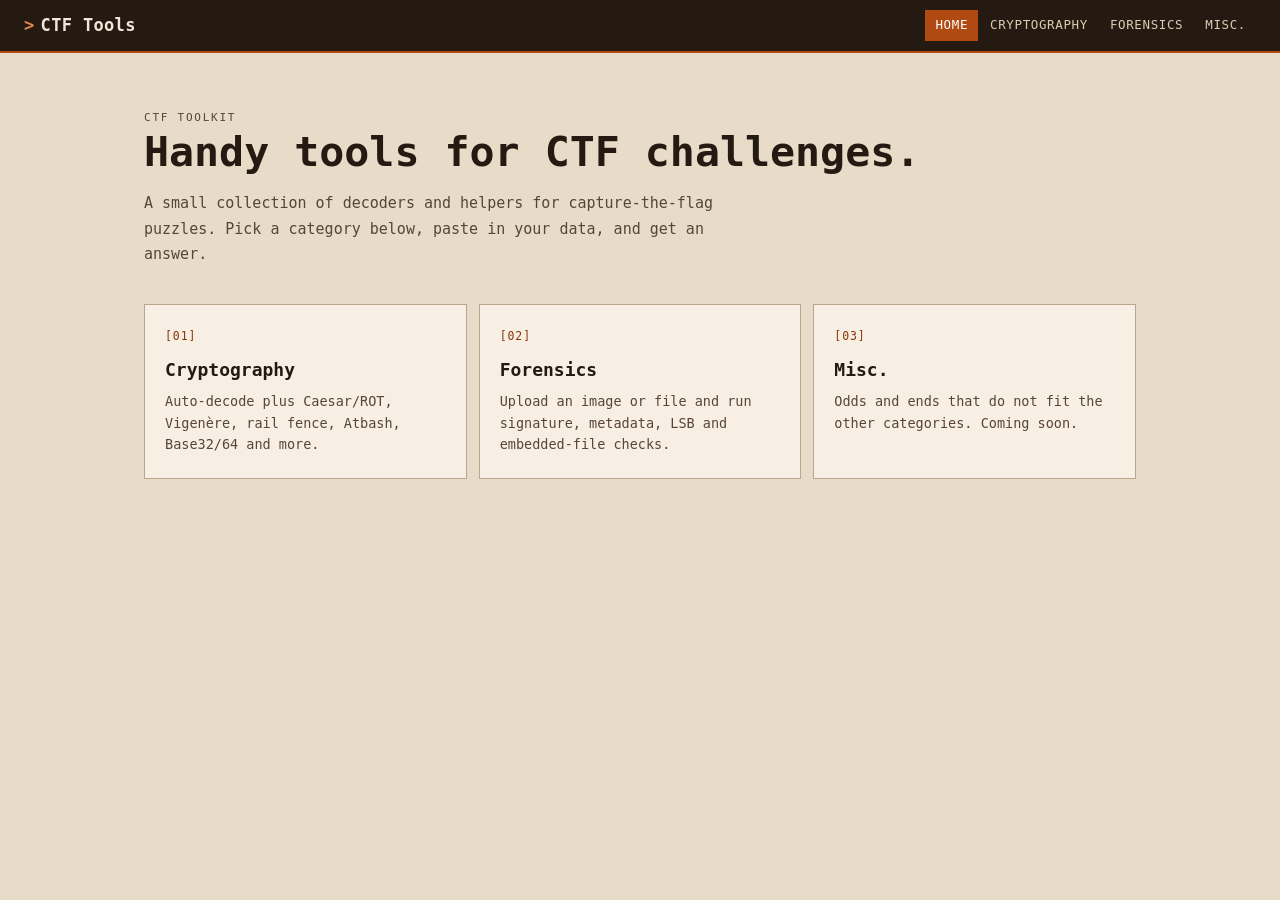
<file: index.html>
<!DOCTYPE html>
<html lang="en">
<head>
    <meta charset="UTF-8">
    <meta name="viewport" content="width=device-width, initial-scale=1.0">
    <meta name="theme-color" content="#2b1d14">
    <link rel="stylesheet" href="styles.css">
    <title>CTF Tools</title>
</head>
<body>
    <nav class="navbar">
        <a href="index.html" class="logo">CTF Tools</a>

        <div class="nav-links">
            <a href="index.html" aria-current="page">Home</a>
            <a href="cryptography.html">Cryptography</a>
            <a href="forensics.html">Forensics</a>
            <a href="misc.html">Misc.</a>
        </div>
    </nav>

    <header class="hero">
        <p class="eyebrow">CTF Toolkit</p>
        <h1>Handy tools for CTF challenges.</h1>
        <p>A small collection of decoders and helpers for capture-the-flag puzzles. Pick a category below, paste in your data, and get an answer.</p>
    </header>

    <main class="tool-grid">
        <a class="tool-card" href="cryptography.html">
            <span class="tool-index">01</span>
            <h2>Cryptography</h2>
            <p>Auto-decode plus Caesar/ROT, Vigenère, rail fence, Atbash, Base32/64 and more.</p>
        </a>
        <a class="tool-card" href="forensics.html">
            <span class="tool-index">02</span>
            <h2>Forensics</h2>
            <p>Upload an image or file and run signature, metadata, LSB and embedded-file checks.</p>
        </a>
        <a class="tool-card" href="misc.html">
            <span class="tool-index">03</span>
            <h2>Misc.</h2>
            <p>Odds and ends that do not fit the other categories. Coming soon.</p>
        </a>
    </main>
</body>
</html>
</file>
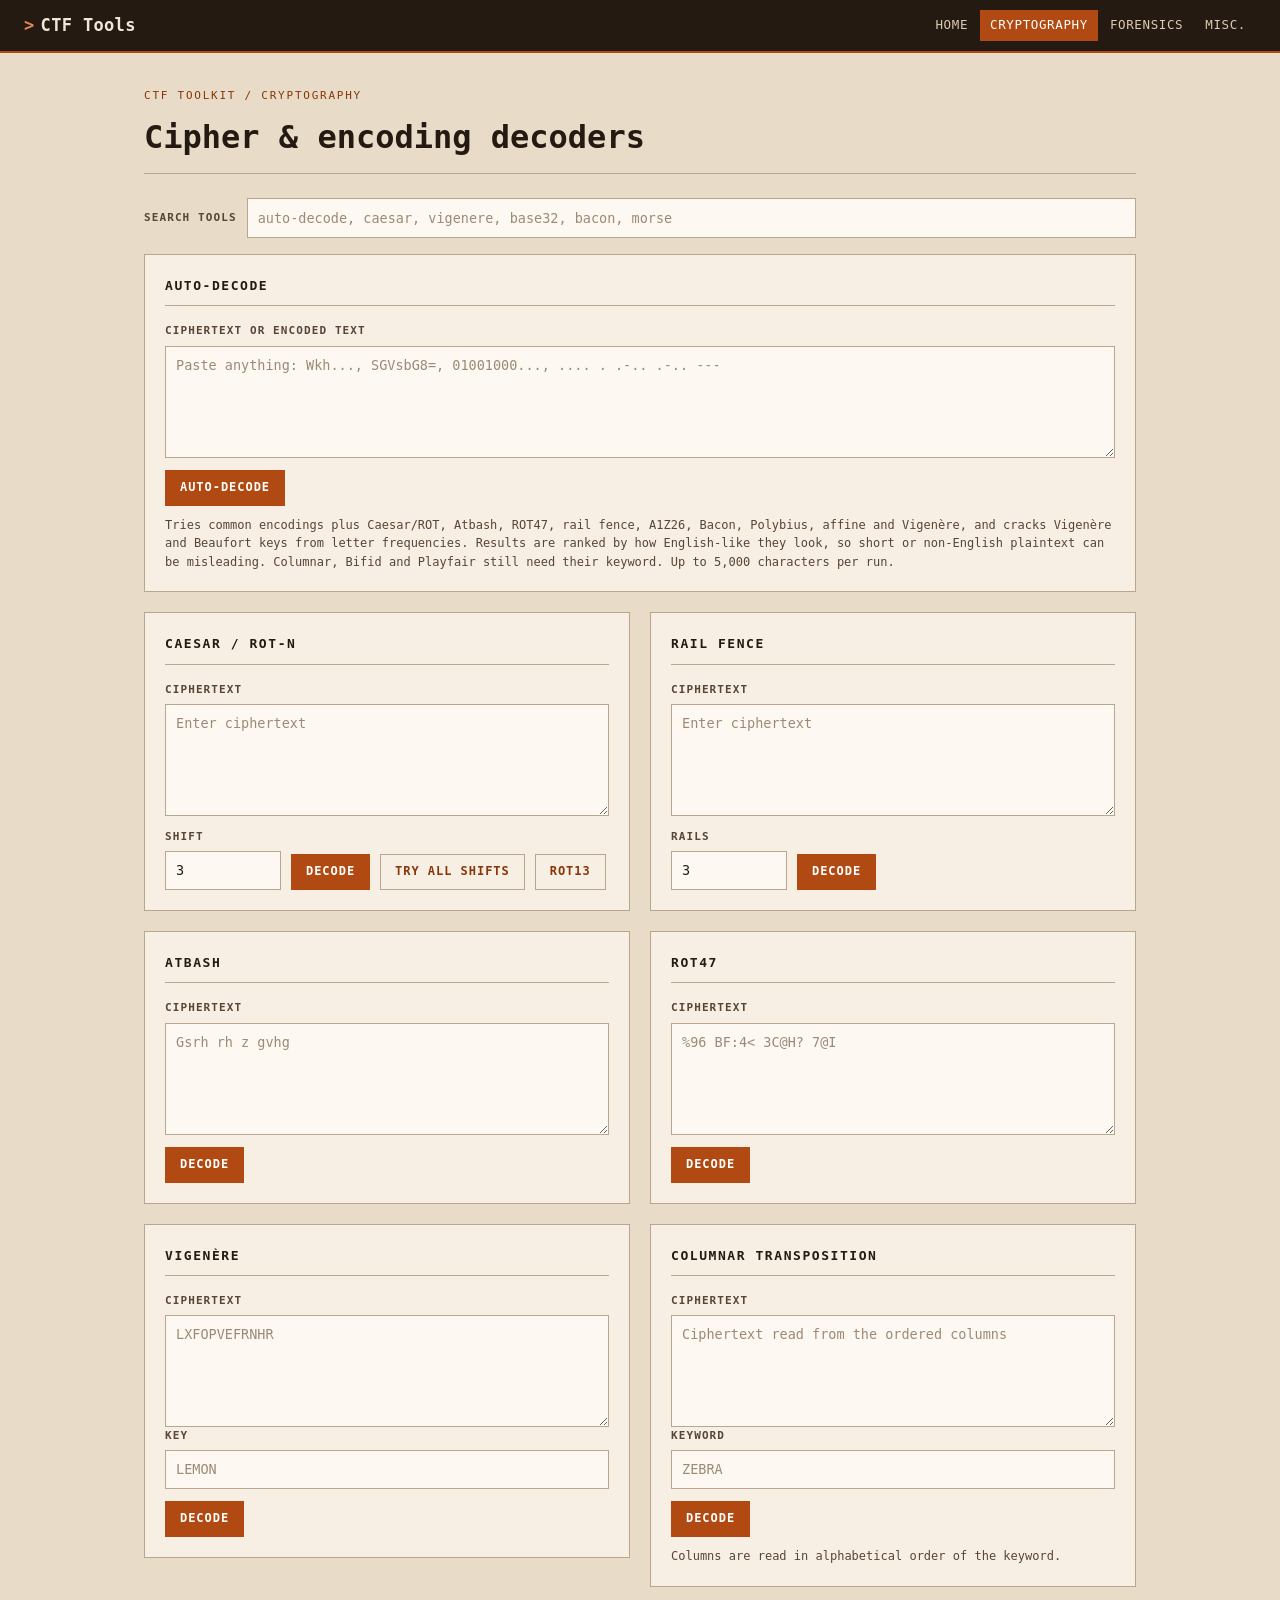
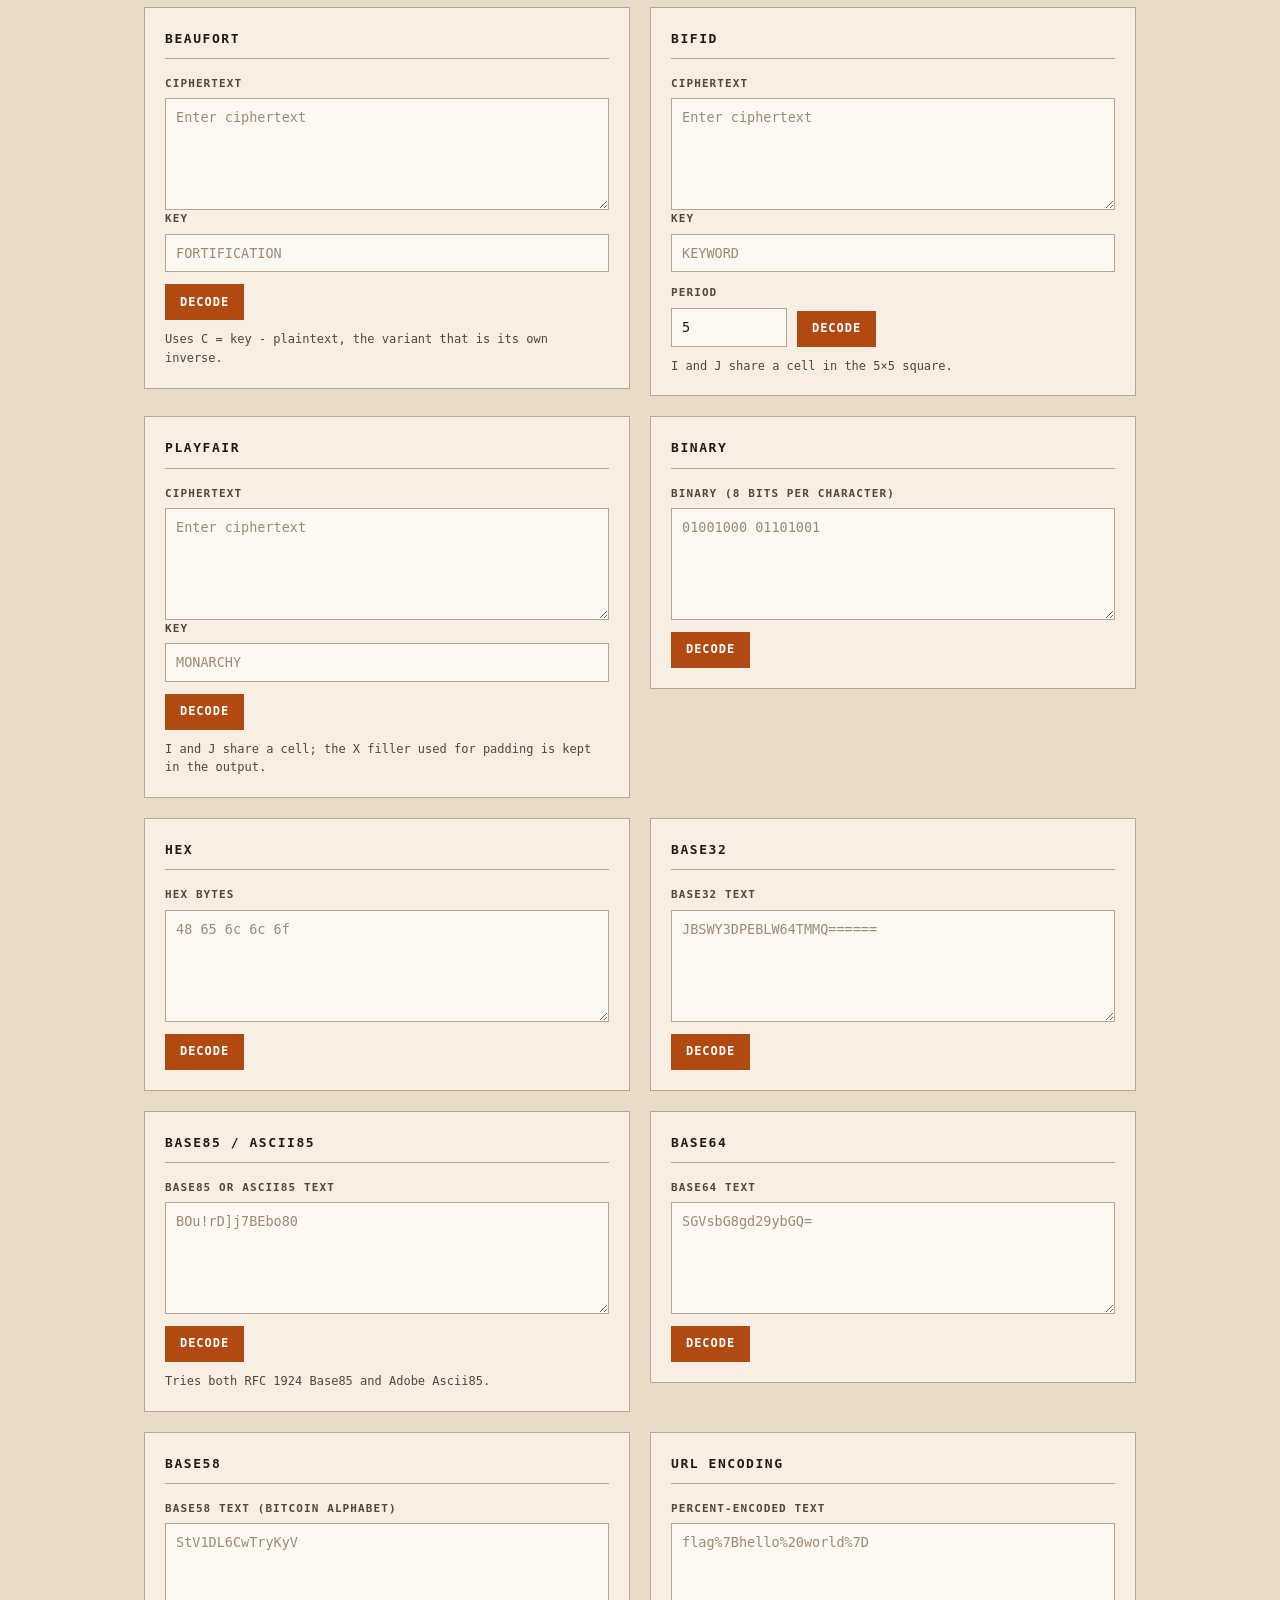
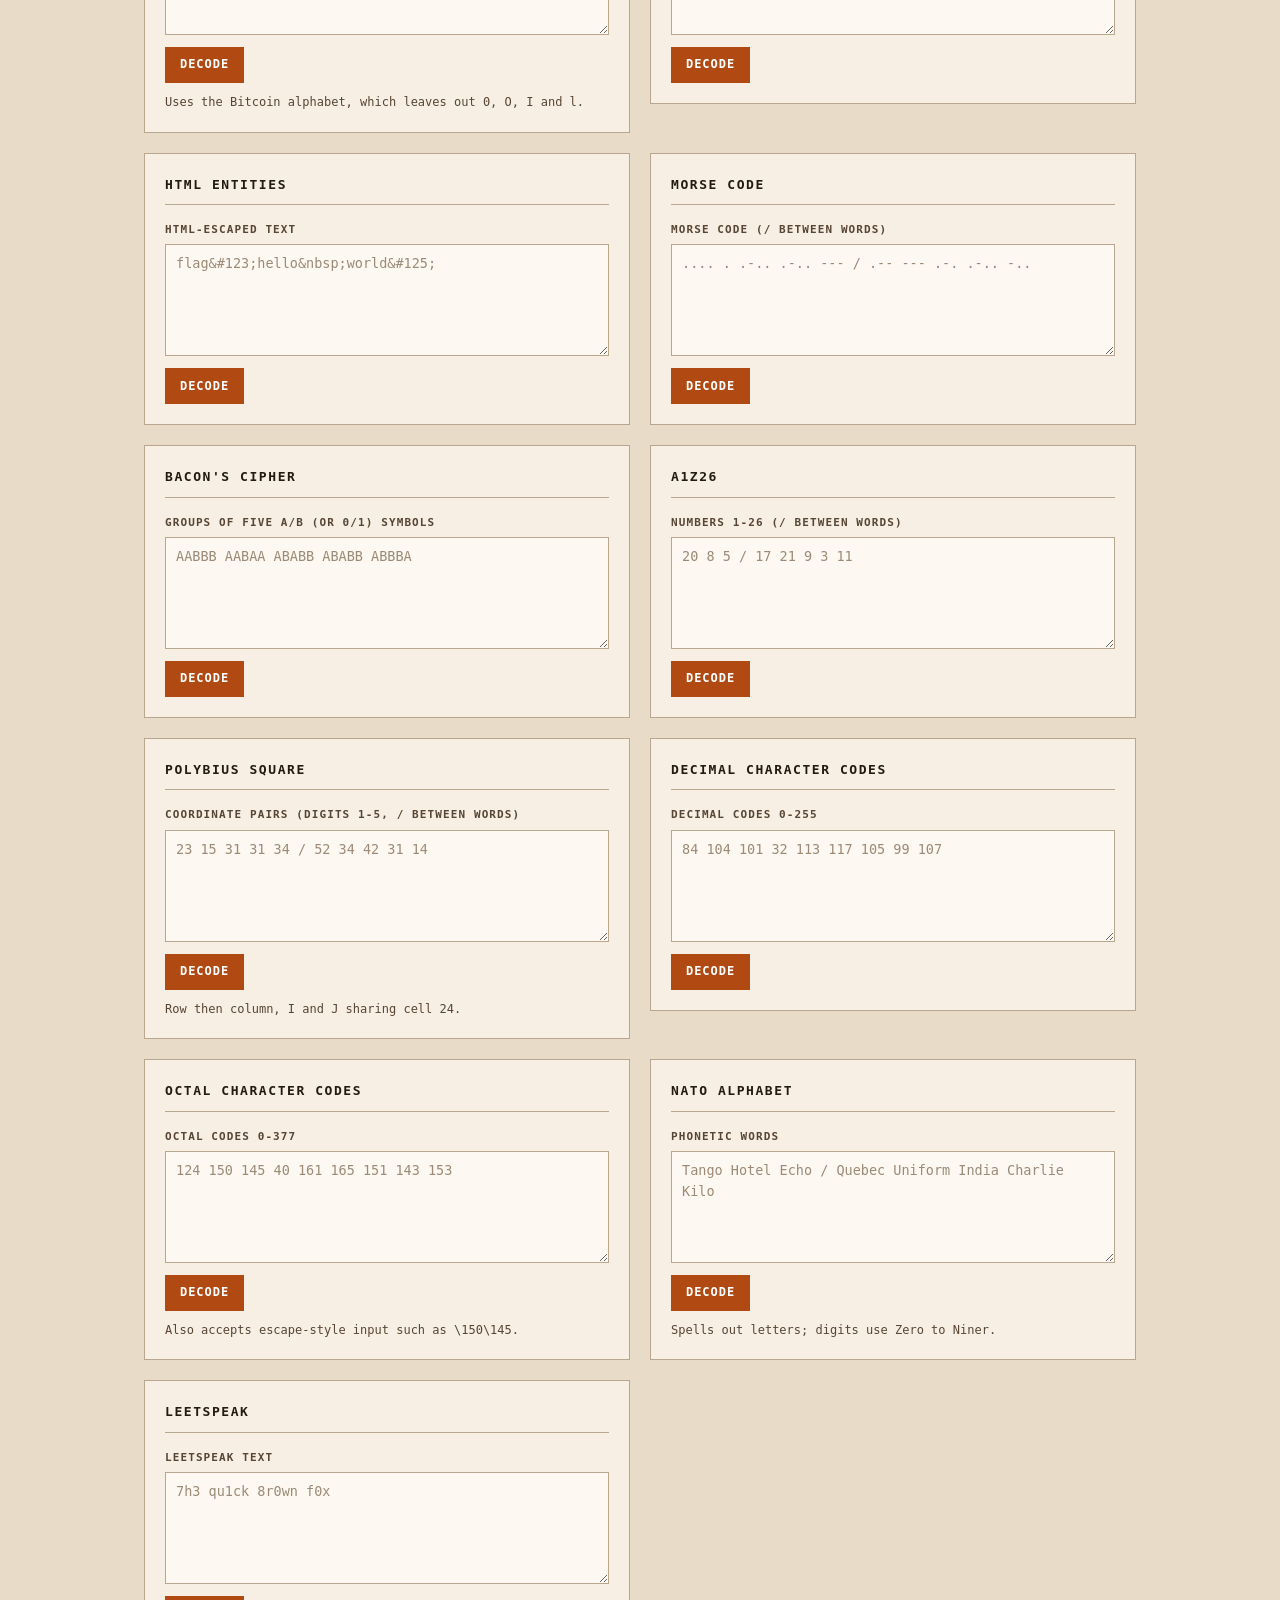
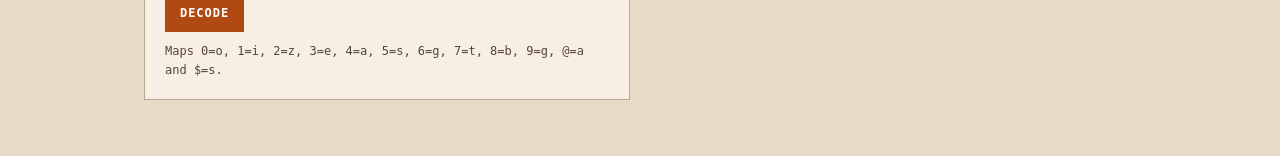
<file: cryptography.html>
<!DOCTYPE html>
<html lang="en">
<head>
    <meta charset="UTF-8">
    <meta name="viewport" content="width=device-width, initial-scale=1.0">
    <meta name="theme-color" content="#2b1d14">
    <link rel="stylesheet" href="styles.css">
    <script src="cryptography.js" defer></script>
    <title>Cryptography &middot; CTF Tools</title>
</head>
<body>
    <nav class="navbar">
        <a href="index.html" class="logo">CTF Tools</a>

        <div class="nav-links">
            <a href="index.html">Home</a>
            <a href="cryptography.html" aria-current="page">Cryptography</a>
            <a href="forensics.html">Forensics</a>
            <a href="misc.html">Misc.</a>
        </div>
    </nav>

    <main class="crypto-page">
        <header class="crypto-header">
            <p class="eyebrow">CTF Toolkit / Cryptography</p>
            <h1>Cipher &amp; encoding decoders</h1>
        </header>

        <div class="tool-search">
            <label for="cipher-search">Search tools</label>
            <input id="cipher-search" class="search-input" type="search" placeholder="auto-decode, caesar, vigenere, base32, bacon, morse" autocomplete="off">
        </div>
        <p id="search-status" class="search-status" aria-live="polite" hidden></p>

        <div class="decoder-grid">
            <section class="decoder-panel decoder-panel--wide" data-search="auto autodecode auto-decode detect identify unknown guess cipher encoding">
                <h2>Auto-decode</h2>
                <form id="auto-form">
                    <label for="auto-input">Ciphertext or encoded text</label>
                    <textarea id="auto-input" rows="4" placeholder="Paste anything: Wkh..., SGVsbG8=, 01001000..., .... . .-.. .-.. ---" required></textarea>
                    <div class="form-row">
                        <button type="submit">Auto-decode</button>
                    </div>
                </form>
                <p class="panel-hint">
                    Tries common encodings plus Caesar/ROT, Atbash, ROT47, rail fence, A1Z26,
                    Bacon, Polybius, affine and Vigenère, and cracks Vigenère and Beaufort keys
                    from letter frequencies. Results are ranked by how English-like they look,
                    so short or non-English plaintext can be misleading. Columnar, Bifid and
                    Playfair still need their keyword. Up to 5,000 characters per run.
                </p>
                <div id="auto-result" class="result" aria-live="polite" hidden></div>
                <ol id="auto-results" class="candidate-list auto-results" aria-live="polite" hidden></ol>
            </section>

            <section class="decoder-panel" data-search="caesar rot rot13 rot-n shift alphabet cipher rotate">
                <h2>Caesar / ROT-N</h2>
                <form id="caesar-form">
                    <label for="caesar-input">Ciphertext</label>
                    <textarea id="caesar-input" rows="4" placeholder="Enter ciphertext" required></textarea>
                    <div class="form-row">
                        <div class="field-group">
                            <label for="caesar-shift">Shift</label>
                            <input id="caesar-shift" type="number" min="0" max="25" value="3" required>
                        </div>
                        <button type="submit">Decode</button>
                        <button id="caesar-all-shifts" class="secondary-button" type="button">Try all shifts</button>
                        <button id="caesar-rot13" class="secondary-button" type="button">ROT13</button>
                    </div>
                </form>
                <div id="caesar-result" class="result" aria-live="polite" hidden></div>
                <ol id="caesar-candidates" class="candidate-list" aria-live="polite" hidden></ol>
            </section>

            <section class="decoder-panel" data-search="rail fence railfence rails zigzag transposition cipher">
                <h2>Rail Fence</h2>
                <form id="railfence-form">
                    <label for="railfence-input">Ciphertext</label>
                    <textarea id="railfence-input" rows="4" placeholder="Enter ciphertext" required></textarea>
                    <div class="form-row">
                        <div class="field-group">
                            <label for="rail-count">Rails</label>
                            <input id="rail-count" type="number" min="1" value="3" required>
                        </div>
                        <button type="submit">Decode</button>
                    </div>
                </form>
                <div id="railfence-result" class="result" aria-live="polite" hidden></div>
            </section>

            <section class="decoder-panel" data-search="atbash mirror reverse alphabet substitution cipher">
                <h2>Atbash</h2>
                <form id="atbash-form">
                    <label for="atbash-input">Ciphertext</label>
                    <textarea id="atbash-input" rows="4" placeholder="Gsrh rh z gvhg" required></textarea>
                    <div class="form-row">
                        <button type="submit">Decode</button>
                    </div>
                </form>
                <div id="atbash-result" class="result" aria-live="polite" hidden></div>
            </section>

            <section class="decoder-panel" data-search="rot47 ascii rotate 47 cipher printable">
                <h2>ROT47</h2>
                <form id="rot47-form">
                    <label for="rot47-input">Ciphertext</label>
                    <textarea id="rot47-input" rows="4" placeholder="%96 BF:4< 3C@H? 7@I" required></textarea>
                    <div class="form-row">
                        <button type="submit">Decode</button>
                    </div>
                </form>
                <div id="rot47-result" class="result" aria-live="polite" hidden></div>
            </section>

            <section class="decoder-panel" data-search="vigenere vigenère key polyalphabetic cipher">
                <h2>Vigenère</h2>
                <form id="vigenere-form">
                    <label for="vigenere-input">Ciphertext</label>
                    <textarea id="vigenere-input" rows="4" placeholder="LXFOPVEFRNHR" required></textarea>
                    <label for="vigenere-key">Key</label>
                    <input id="vigenere-key" type="text" placeholder="LEMON" autocomplete="off" required>
                    <div class="form-row">
                        <button type="submit">Decode</button>
                    </div>
                </form>
                <div id="vigenere-result" class="result" aria-live="polite" hidden></div>
            </section>

            <section class="decoder-panel" data-search="columnar transposition column keyword cipher">
                <h2>Columnar Transposition</h2>
                <form id="columnar-form">
                    <label for="columnar-input">Ciphertext</label>
                    <textarea id="columnar-input" rows="4" placeholder="Ciphertext read from the ordered columns" required></textarea>
                    <label for="columnar-key">Keyword</label>
                    <input id="columnar-key" type="text" placeholder="ZEBRA" autocomplete="off" required>
                    <div class="form-row">
                        <button type="submit">Decode</button>
                    </div>
                </form>
                <p class="panel-hint">Columns are read in alphabetical order of the keyword.</p>
                <div id="columnar-result" class="result" aria-live="polite" hidden></div>
            </section>

            <section class="decoder-panel" data-search="beaufort key polyalphabetic cipher">
                <h2>Beaufort</h2>
                <form id="beaufort-form">
                    <label for="beaufort-input">Ciphertext</label>
                    <textarea id="beaufort-input" rows="4" placeholder="Enter ciphertext" required></textarea>
                    <label for="beaufort-key">Key</label>
                    <input id="beaufort-key" type="text" placeholder="FORTIFICATION" autocomplete="off" required>
                    <div class="form-row">
                        <button type="submit">Decode</button>
                    </div>
                </form>
                <p class="panel-hint">Uses C = key - plaintext, the variant that is its own inverse.</p>
                <div id="beaufort-result" class="result" aria-live="polite" hidden></div>
            </section>

            <section class="decoder-panel" data-search="bifid fractionation polybius transposition key cipher">
                <h2>Bifid</h2>
                <form id="bifid-form">
                    <label for="bifid-input">Ciphertext</label>
                    <textarea id="bifid-input" rows="4" placeholder="Enter ciphertext" required></textarea>
                    <label for="bifid-key">Key</label>
                    <input id="bifid-key" type="text" placeholder="KEYWORD" autocomplete="off" required>
                    <div class="form-row">
                        <div class="field-group">
                            <label for="bifid-period">Period</label>
                            <input id="bifid-period" type="number" min="1" value="5" required>
                        </div>
                        <button type="submit">Decode</button>
                    </div>
                </form>
                <p class="panel-hint">I and J share a cell in the 5&times;5 square.</p>
                <div id="bifid-result" class="result" aria-live="polite" hidden></div>
            </section>

            <section class="decoder-panel" data-search="playfair digraph polybius square keyword cipher">
                <h2>Playfair</h2>
                <form id="playfair-form">
                    <label for="playfair-input">Ciphertext</label>
                    <textarea id="playfair-input" rows="4" placeholder="Enter ciphertext" required></textarea>
                    <label for="playfair-key">Key</label>
                    <input id="playfair-key" type="text" placeholder="MONARCHY" autocomplete="off" required>
                    <div class="form-row">
                        <button type="submit">Decode</button>
                    </div>
                </form>
                <p class="panel-hint">I and J share a cell; the X filler used for padding is kept in the output.</p>
                <div id="playfair-result" class="result" aria-live="polite" hidden></div>
            </section>

            <section class="decoder-panel" data-search="binary bits ascii 8-bit base2 decode">
                <h2>Binary</h2>
                <form id="binary-form">
                    <label for="binary-input">Binary (8 bits per character)</label>
                    <textarea id="binary-input" rows="4" placeholder="01001000 01101001" required></textarea>
                    <div class="form-row">
                        <button type="submit">Decode</button>
                    </div>
                </form>
                <div id="binary-result" class="result" aria-live="polite" hidden></div>
            </section>

            <section class="decoder-panel" data-search="hex hexadecimal base16 bytes ascii decode">
                <h2>Hex</h2>
                <form id="hex-form">
                    <label for="hex-input">Hex bytes</label>
                    <textarea id="hex-input" rows="4" placeholder="48 65 6c 6c 6f" required></textarea>
                    <div class="form-row">
                        <button type="submit">Decode</button>
                    </div>
                </form>
                <div id="hex-result" class="result" aria-live="polite" hidden></div>
            </section>

            <section class="decoder-panel" data-search="base32 base 32 b32 encoding ascii decode">
                <h2>Base32</h2>
                <form id="base32-form">
                    <label for="base32-input">Base32 text</label>
                    <textarea id="base32-input" rows="4" placeholder="JBSWY3DPEBLW64TMMQ======" required></textarea>
                    <div class="form-row">
                        <button type="submit">Decode</button>
                    </div>
                </form>
                <div id="base32-result" class="result" aria-live="polite" hidden></div>
            </section>

            <section class="decoder-panel" data-search="base85 base 85 ascii85 b85 encoding ascii decode">
                <h2>Base85 / Ascii85</h2>
                <form id="base85-form">
                    <label for="base85-input">Base85 or Ascii85 text</label>
                    <textarea id="base85-input" rows="4" placeholder="BOu!rD]j7BEbo80" required></textarea>
                    <div class="form-row">
                        <button type="submit">Decode</button>
                    </div>
                </form>
                <p class="panel-hint">Tries both RFC 1924 Base85 and Adobe Ascii85.</p>
                <div id="base85-result" class="result" aria-live="polite" hidden></div>
            </section>

            <section class="decoder-panel" data-search="base64 base 64 b64 encoding ascii decode">
                <h2>Base64</h2>
                <form id="base64-form">
                    <label for="base64-input">Base64 text</label>
                    <textarea id="base64-input" rows="4" placeholder="SGVsbG8gd29ybGQ=" required></textarea>
                    <div class="form-row">
                        <button type="submit">Decode</button>
                    </div>
                </form>
                <div id="base64-result" class="result" aria-live="polite" hidden></div>
            </section>

            <section class="decoder-panel" data-search="base58 base 58 b58 bitcoin alphabet encoding decode">
                <h2>Base58</h2>
                <form id="base58-form">
                    <label for="base58-input">Base58 text (Bitcoin alphabet)</label>
                    <textarea id="base58-input" rows="4" placeholder="StV1DL6CwTryKyV" required></textarea>
                    <div class="form-row">
                        <button type="submit">Decode</button>
                    </div>
                </form>
                <p class="panel-hint">Uses the Bitcoin alphabet, which leaves out 0, O, I and l.</p>
                <div id="base58-result" class="result" aria-live="polite" hidden></div>
            </section>

            <section class="decoder-panel" data-search="url percent encoding uri decode escape">
                <h2>URL Encoding</h2>
                <form id="url-form">
                    <label for="url-input">Percent-encoded text</label>
                    <textarea id="url-input" rows="4" placeholder="flag%7Bhello%20world%7D" required></textarea>
                    <div class="form-row">
                        <button type="submit">Decode</button>
                    </div>
                </form>
                <div id="url-result" class="result" aria-live="polite" hidden></div>
            </section>

            <section class="decoder-panel" data-search="html entities entity escape decode">
                <h2>HTML Entities</h2>
                <form id="html-form">
                    <label for="html-input">HTML-escaped text</label>
                    <textarea id="html-input" rows="4" placeholder="flag&amp;#123;hello&amp;nbsp;world&amp;#125;" required></textarea>
                    <div class="form-row">
                        <button type="submit">Decode</button>
                    </div>
                </form>
                <div id="html-result" class="result" aria-live="polite" hidden></div>
            </section>

            <section class="decoder-panel" data-search="morse code dots dashes telegraph decode">
                <h2>Morse Code</h2>
                <form id="morse-form">
                    <label for="morse-input">Morse code (/ between words)</label>
                    <textarea id="morse-input" rows="4" placeholder=".... . .-.. .-.. --- / .-- --- .-. .-.. -.." required></textarea>
                    <div class="form-row">
                        <button type="submit">Decode</button>
                    </div>
                </form>
                <div id="morse-result" class="result" aria-live="polite" hidden></div>
            </section>

            <section class="decoder-panel" data-search="bacon baconian ab ba five bit cipher">
                <h2>Bacon's Cipher</h2>
                <form id="bacon-form">
                    <label for="bacon-input">Groups of five A/B (or 0/1) symbols</label>
                    <textarea id="bacon-input" rows="4" placeholder="AABBB AABAA ABABB ABABB ABBBA" required></textarea>
                    <div class="form-row">
                        <button type="submit">Decode</button>
                    </div>
                </form>
                <div id="bacon-result" class="result" aria-live="polite" hidden></div>
            </section>

            <section class="decoder-panel" data-search="a1z26 a1z26 numbers alphabet letters numeric">
                <h2>A1Z26</h2>
                <form id="a1z26-form">
                    <label for="a1z26-input">Numbers 1-26 (/ between words)</label>
                    <textarea id="a1z26-input" rows="4" placeholder="20 8 5 / 17 21 9 3 11" required></textarea>
                    <div class="form-row">
                        <button type="submit">Decode</button>
                    </div>
                </form>
                <div id="a1z26-result" class="result" aria-live="polite" hidden></div>
            </section>

            <section class="decoder-panel" data-search="polybius square coordinates 5x5 tap cipher">
                <h2>Polybius Square</h2>
                <form id="polybius-form">
                    <label for="polybius-input">Coordinate pairs (digits 1-5, / between words)</label>
                    <textarea id="polybius-input" rows="4" placeholder="23 15 31 31 34 / 52 34 42 31 14" required></textarea>
                    <div class="form-row">
                        <button type="submit">Decode</button>
                    </div>
                </form>
                <p class="panel-hint">Row then column, I and J sharing cell 24.</p>
                <div id="polybius-result" class="result" aria-live="polite" hidden></div>
            </section>

            <section class="decoder-panel" data-search="decimal ascii char codes numbers bytes decode">
                <h2>Decimal Character Codes</h2>
                <form id="decimal-form">
                    <label for="decimal-input">Decimal codes 0-255</label>
                    <textarea id="decimal-input" rows="4" placeholder="84 104 101 32 113 117 105 99 107" required></textarea>
                    <div class="form-row">
                        <button type="submit">Decode</button>
                    </div>
                </form>
                <div id="decimal-result" class="result" aria-live="polite" hidden></div>
            </section>

            <section class="decoder-panel" data-search="octal ascii char codes numbers bytes decode base8">
                <h2>Octal Character Codes</h2>
                <form id="octal-form">
                    <label for="octal-input">Octal codes 0-377</label>
                    <textarea id="octal-input" rows="4" placeholder="124 150 145 40 161 165 151 143 153" required></textarea>
                    <div class="form-row">
                        <button type="submit">Decode</button>
                    </div>
                </form>
                <p class="panel-hint">Also accepts escape-style input such as \150\145.</p>
                <div id="octal-result" class="result" aria-live="polite" hidden></div>
            </section>

            <section class="decoder-panel" data-search="nato phonetic alphabet words spelling decode">
                <h2>NATO Alphabet</h2>
                <form id="nato-form">
                    <label for="nato-input">Phonetic words</label>
                    <textarea id="nato-input" rows="4" placeholder="Tango Hotel Echo / Quebec Uniform India Charlie Kilo" required></textarea>
                    <div class="form-row">
                        <button type="submit">Decode</button>
                    </div>
                </form>
                <p class="panel-hint">Spells out letters; digits use Zero to Niner.</p>
                <div id="nato-result" class="result" aria-live="polite" hidden></div>
            </section>

            <section class="decoder-panel" data-search="leetspeak leet 1337 slang substitutions decode">
                <h2>Leetspeak</h2>
                <form id="leetspeak-form">
                    <label for="leetspeak-input">Leetspeak text</label>
                    <textarea id="leetspeak-input" rows="4" placeholder="7h3 qu1ck 8r0wn f0x" required></textarea>
                    <div class="form-row">
                        <button type="submit">Decode</button>
                    </div>
                </form>
                <p class="panel-hint">Maps 0=o, 1=i, 2=z, 3=e, 4=a, 5=s, 6=g, 7=t, 8=b, 9=g, @=a and $=s.</p>
                <div id="leetspeak-result" class="result" aria-live="polite" hidden></div>
            </section>
        </div>
    </main>
</body>
</html>
</file>
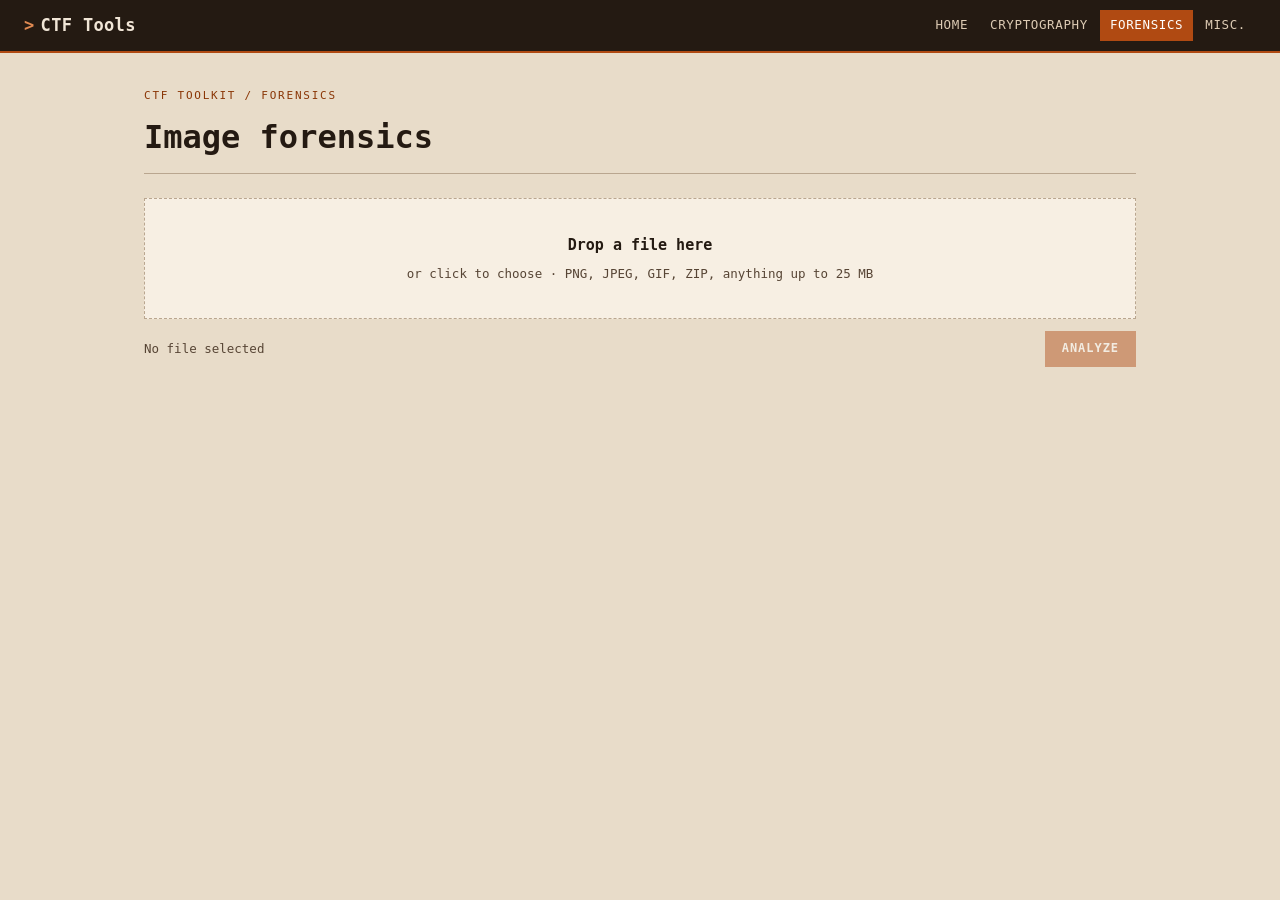
<file: forensics.html>
<!DOCTYPE html>
<html lang="en">
<head>
    <meta charset="UTF-8">
    <meta name="viewport" content="width=device-width, initial-scale=1.0">
    <meta name="theme-color" content="#2b1d14">
    <link rel="stylesheet" href="styles.css">
    <script src="forensics.js" defer></script>
    <title>Forensics &middot; CTF Tools</title>
</head>
<body>
    <nav class="navbar">
        <a href="index.html" class="logo">CTF Tools</a>

        <div class="nav-links">
            <a href="index.html">Home</a>
            <a href="cryptography.html">Cryptography</a>
            <a href="forensics.html" aria-current="page">Forensics</a>
            <a href="misc.html">Misc.</a>
        </div>
    </nav>

    <main class="forensics-page">
        <header class="crypto-header">
            <p class="eyebrow">CTF Toolkit / Forensics</p>
            <h1>Image forensics</h1>
        </header>

        <form id="forensics-form" class="forensics-form">
            <label class="drop-zone" id="drop-zone" for="forensics-file">
                <span class="drop-title">Drop a file here</span>
                <span class="drop-hint">or click to choose &middot; PNG, JPEG, GIF, ZIP, anything up to 25 MB</span>
                <input id="forensics-file" class="file-input" type="file" accept="image/*,.zip,.bin,.txt,.dat">
            </label>
            <div class="upload-actions">
                <span id="file-info" class="file-info">No file selected</span>
                <button id="analyze-button" type="submit" disabled>Analyze</button>
            </div>
        </form>

        <p id="forensics-status" class="search-status" aria-live="polite" hidden></p>

        <section id="forensics-results" class="report" hidden>
            <div id="report-summary" class="report-summary" hidden></div>
            <div id="report-sections" class="report-sections"></div>
        </section>
    </main>
</body>
</html>
</file>
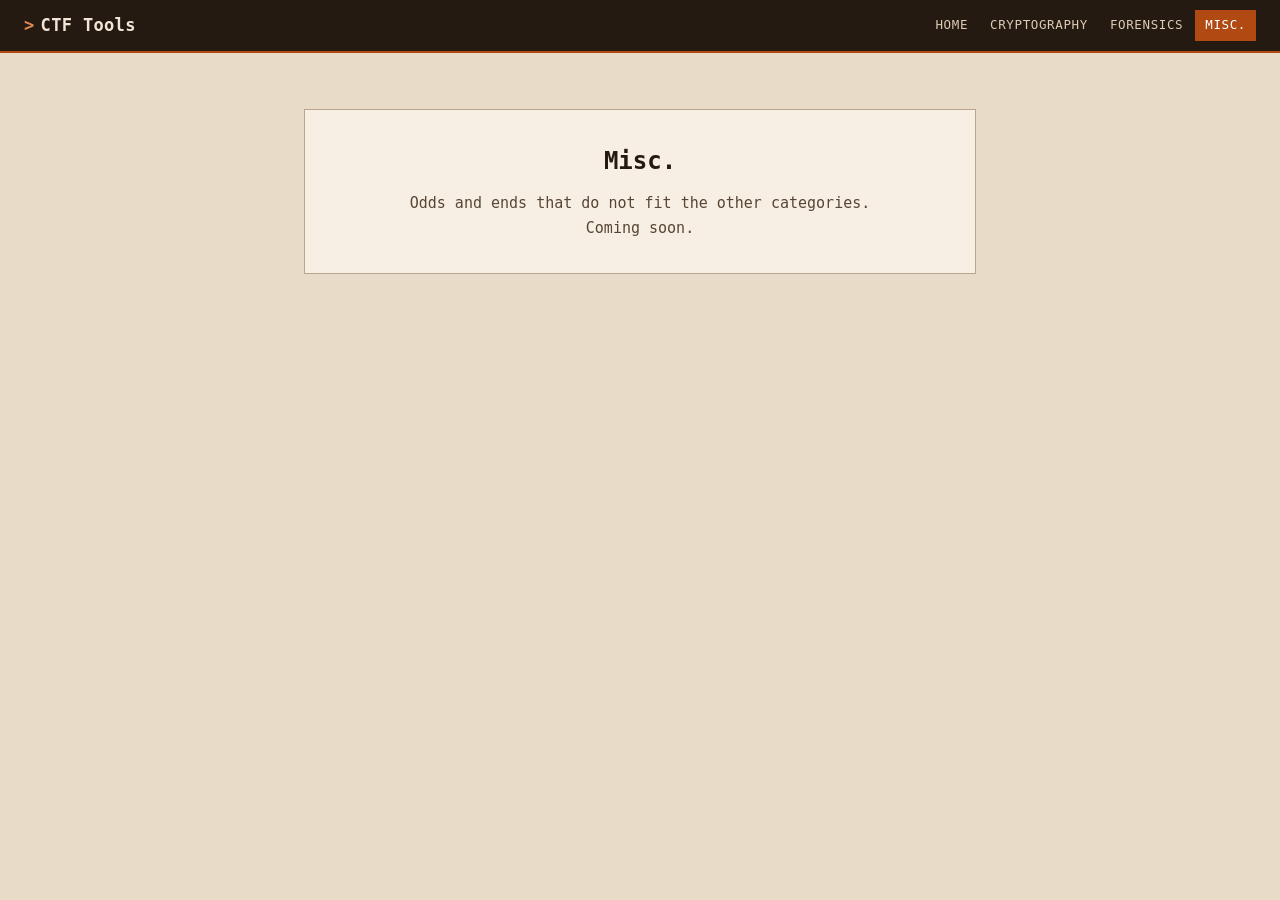
<file: misc.html>
<!DOCTYPE html>
<html lang="en">
<head>
    <meta charset="UTF-8">
    <meta name="viewport" content="width=device-width, initial-scale=1.0">
    <meta name="theme-color" content="#2b1d14">
    <link rel="stylesheet" href="styles.css">
    <title>Misc. &middot; CTF Tools</title>
</head>
<body>
    <nav class="navbar">
        <a href="index.html" class="logo">CTF Tools</a>

        <div class="nav-links">
            <a href="index.html">Home</a>
            <a href="cryptography.html">Cryptography</a>
            <a href="forensics.html">Forensics</a>
            <a href="misc.html" aria-current="page">Misc.</a>
        </div>
    </nav>

    <main class="placeholder">
        <div class="placeholder-panel">
            <h1>Misc.</h1>
            <p>Odds and ends that do not fit the other categories. Coming soon.</p>
        </div>
    </main>
</body>
</html>
</file>
<file: styles.css>
:root {
    --bg: #e8dcc9;
    --surface: #f7efe3;
    --surface-alt: #dfd1bd;
    --ink: #241a12;
    --ink-soft: #574535;
    --accent: #b04a12;
    --accent-text: #8a3606;
    --rule: #b9a68f;
    --font: ui-monospace, "Cascadia Mono", "SF Mono", Menlo, Consolas, "DejaVu Sans Mono", monospace;
}

* {
    box-sizing: border-box;
}

html {
    -webkit-text-size-adjust: 100%;
}

body {
    margin: 0;
    min-height: 100vh;
    background: var(--bg);
    color: var(--ink);
    font-family: var(--font);
    font-size: 15px;
    line-height: 1.65;
}

h1,
h2,
h3 {
    margin-top: 0;
    color: var(--ink);
    font-weight: 700;
}

a {
    color: var(--accent-text);
}

:focus-visible {
    outline: 2px solid var(--accent);
    outline-offset: 1px;
}

::selection {
    background: var(--accent);
    color: #ffffff;
}

[hidden] {
    display: none !important;
}

/* ---------- Navigation ---------- */

.navbar {
    position: sticky;
    top: 0;
    z-index: 1000;
    display: flex;
    flex-wrap: wrap;
    align-items: center;
    justify-content: space-between;
    gap: 10px 18px;
    padding: 10px 24px;
    background: var(--ink);
    border-bottom: 2px solid var(--accent);
}

.logo {
    display: inline-flex;
    align-items: center;
    gap: 6px;
    color: #f1e6d7;
    font-size: 17px;
    font-weight: 700;
    letter-spacing: 0.02em;
    text-decoration: none;
}

.logo::before {
    content: ">";
    color: #e08a52;
}

.logo:hover {
    color: #ffffff;
}

.nav-links {
    display: flex;
    flex-wrap: wrap;
    align-items: center;
    gap: 2px;
}

.nav-links a {
    padding: 5px 10px;
    color: #ddcbb4;
    font-size: 12.5px;
    letter-spacing: 0.05em;
    text-decoration: none;
    text-transform: uppercase;
}

.nav-links a:hover {
    background: #3a2a1d;
    color: #ffffff;
}

.nav-links a[aria-current="page"] {
    background: var(--accent);
    color: #ffffff;
}

/* ---------- Home ---------- */

.hero {
    max-width: 1040px;
    margin: 0 auto;
    padding: 56px 24px 26px;
}

.hero h1 {
    margin: 0 0 14px;
    font-size: clamp(1.7rem, 3.8vw, 2.6rem);
    line-height: 1.2;
}

.hero p {
    max-width: 64ch;
    margin: 0;
    color: var(--ink-soft);
    line-height: 1.7;
}

.eyebrow {
    margin: 0 0 12px;
    color: var(--accent-text);
    font-size: 11px;
    letter-spacing: 0.16em;
    text-transform: uppercase;
}

.tool-grid {
    display: grid;
    grid-template-columns: repeat(auto-fit, minmax(260px, 1fr));
    gap: 12px;
    max-width: 1040px;
    margin: 0 auto;
    padding: 10px 24px 64px;
}

.tool-card {
    display: block;
    padding: 18px 20px 22px;
    border: 1px solid var(--rule);
    background: var(--surface);
    color: inherit;
    text-decoration: none;
}

.tool-card:hover {
    background: var(--surface-alt);
}

.tool-card .tool-index {
    color: var(--accent-text);
    font-size: 11.5px;
    letter-spacing: 0.08em;
}

.tool-card .tool-index::before {
    content: "[";
}

.tool-card .tool-index::after {
    content: "]";
}

.tool-card h2 {
    margin: 8px 0 6px;
    font-size: 18px;
}

.tool-card p {
    margin: 0;
    color: var(--ink-soft);
    font-size: 13.5px;
    line-height: 1.6;
}

/* ---------- Tool pages ---------- */

.crypto-page {
    max-width: 1040px;
    margin: 0 auto;
    padding: 34px 24px 56px;
}

.crypto-header {
    margin-bottom: 24px;
    padding-bottom: 16px;
    border-bottom: 1px solid var(--rule);
}

.crypto-header h1 {
    margin: 0;
    font-size: clamp(1.5rem, 2.6vw, 2rem);
    line-height: 1.25;
}

.tool-search {
    display: flex;
    flex-wrap: wrap;
    align-items: center;
    gap: 10px;
    margin-bottom: 16px;
}

.tool-search label {
    color: var(--ink-soft);
    font-size: 11px;
    font-weight: 700;
    letter-spacing: 0.1em;
    text-transform: uppercase;
}

.search-input {
    flex: 1 1 260px;
    min-width: 0;
    padding: 8px 10px;
    border: 1px solid var(--rule);
    background: #fdf8f1;
    color: var(--ink);
    font: inherit;
    font-size: 13.5px;
    -webkit-appearance: none;
    appearance: none;
}

.search-input::placeholder {
    color: #9c8a76;
}

.search-input:focus {
    outline: 1px solid var(--accent);
    outline-offset: 0;
    border-color: var(--accent);
}

.search-status {
    margin: 0 0 16px;
    color: var(--ink-soft);
    font-size: 12.5px;
}

.decoder-grid {
    display: grid;
    grid-template-columns: repeat(2, minmax(0, 1fr));
    gap: 20px;
    align-items: start;
}

.decoder-grid + .decoder-grid {
    margin-top: 20px;
}

.decoder-panel {
    min-width: 0;
    padding: 20px;
    border: 1px solid var(--rule);
    background: var(--surface);
}

.decoder-panel--wide {
    grid-column: 1 / -1;
}

.decoder-panel h2 {
    margin: 0 0 16px;
    padding-bottom: 9px;
    border-bottom: 1px solid var(--rule);
    font-size: 13px;
    letter-spacing: 0.12em;
    text-transform: uppercase;
}

.decoder-panel label {
    display: block;
    margin-bottom: 5px;
    color: var(--ink-soft);
    font-size: 11px;
    font-weight: 700;
    letter-spacing: 0.1em;
    text-transform: uppercase;
}

.decoder-panel textarea,
.decoder-panel input {
    display: block;
    width: 100%;
    padding: 8px 10px;
    border: 1px solid var(--rule);
    background: #fdf8f1;
    color: var(--ink);
    font: inherit;
    font-size: 13.5px;
    line-height: 1.55;
}

.decoder-panel textarea {
    min-height: 112px;
    resize: vertical;
}

.decoder-panel input {
    min-height: 36px;
}

.decoder-panel textarea::placeholder,
.decoder-panel input::placeholder {
    color: #9c8a76;
}

.decoder-panel textarea:focus,
.decoder-panel input:focus {
    outline: 1px solid var(--accent);
    outline-offset: 0;
    border-color: var(--accent);
}

.form-row {
    display: flex;
    flex-wrap: wrap;
    align-items: end;
    gap: 10px;
    margin-top: 12px;
}

.field-group {
    width: 116px;
}

.decoder-panel button {
    min-height: 36px;
    padding: 7px 14px;
    border: 1px solid var(--accent);
    background: var(--accent);
    color: #ffffff;
    font: inherit;
    font-size: 12px;
    font-weight: 700;
    letter-spacing: 0.08em;
    text-transform: uppercase;
    cursor: pointer;
}

.decoder-panel button:hover {
    background: var(--accent-text);
    border-color: var(--accent-text);
}

.decoder-panel .secondary-button {
    background: transparent;
    border-color: var(--rule);
    color: var(--accent-text);
}

.decoder-panel .secondary-button:hover {
    background: var(--surface-alt);
    border-color: var(--accent);
}

.panel-hint {
    margin: 10px 0 0;
    color: var(--ink-soft);
    font-size: 12px;
    line-height: 1.55;
}

.result {
    margin-top: 16px;
    padding: 10px 12px;
    border: 1px solid var(--rule);
    border-left: 3px solid var(--accent);
    background: var(--surface-alt);
    color: var(--ink);
    font-size: 13px;
    line-height: 1.6;
    overflow-wrap: anywhere;
    white-space: pre-wrap;
}

.result.is-error {
    border-left-color: #8f1d1d;
    background: #ecd2c6;
    color: #6a1414;
}

.candidate-list {
    max-height: 340px;
    margin: 16px 0 0;
    padding: 0;
    overflow-y: auto;
    border: 1px solid var(--rule);
    background: var(--surface-alt);
    list-style: none;
}

.candidate-list li {
    display: flex;
    gap: 10px;
    padding: 6px 10px;
    border-bottom: 1px solid var(--rule);
    font-size: 13px;
    overflow-wrap: anywhere;
}

.candidate-list li:last-child {
    border-bottom: 0;
}

.candidate-list strong {
    flex: 0 0 auto;
    min-width: 68px;
    color: var(--accent-text);
    font-weight: 700;
}

.candidate-list .candidate-text {
    flex: 1 1 auto;
    min-width: 0;
    white-space: pre-wrap;
    overflow-wrap: anywhere;
}

.auto-results {
    max-height: 460px;
}

.auto-results li {
    flex-direction: column;
    gap: 3px;
}

.auto-results strong {
    min-width: 0;
}

.auto-results li.is-best {
    background: #f0e0cb;
    box-shadow: inset 3px 0 0 var(--accent);
}

/* ---------- Placeholder pages ---------- */

.placeholder {
    max-width: 720px;
    margin: 0 auto;
    padding: 56px 24px 80px;
}

.placeholder-panel {
    padding: 32px 24px;
    border: 1px solid var(--rule);
    background: var(--surface);
    text-align: center;
}

.placeholder-panel h1 {
    margin: 0 0 10px;
    font-size: 1.5rem;
}

.placeholder-panel p {
    max-width: 52ch;
    margin: 0 auto;
    color: var(--ink-soft);
    line-height: 1.65;
}

/* ---------- Forensics ---------- */

.forensics-page {
    max-width: 1040px;
    margin: 0 auto;
    padding: 34px 24px 56px;
}

.forensics-form {
    margin-bottom: 16px;
}

.drop-zone {
    display: flex;
    flex-direction: column;
    align-items: center;
    justify-content: center;
    gap: 6px;
    padding: 34px 20px;
    border: 1px dashed var(--rule);
    background: var(--surface);
    text-align: center;
    cursor: pointer;
}

.drop-zone:hover,
.drop-zone.is-over,
.drop-zone:focus-within {
    border-color: var(--accent);
    background: var(--surface-alt);
}

.drop-title {
    font-size: 15px;
    font-weight: 700;
}

.drop-hint {
    color: var(--ink-soft);
    font-size: 12.5px;
}

.file-input {
    position: absolute;
    width: 1px;
    height: 1px;
    padding: 0;
    margin: -1px;
    overflow: hidden;
    clip: rect(0 0 0 0);
    white-space: nowrap;
    border: 0;
}

.upload-actions {
    display: flex;
    flex-wrap: wrap;
    align-items: center;
    justify-content: space-between;
    gap: 10px;
    margin-top: 12px;
}

.file-info {
    color: var(--ink-soft);
    font-size: 12.5px;
}

.forensics-page button {
    min-height: 36px;
    padding: 7px 16px;
    border: 1px solid var(--accent);
    background: var(--accent);
    color: #ffffff;
    font: inherit;
    font-size: 12px;
    font-weight: 700;
    letter-spacing: 0.08em;
    text-transform: uppercase;
    cursor: pointer;
}

.forensics-page button:hover:enabled {
    background: var(--accent-text);
    border-color: var(--accent-text);
}

.forensics-page button:disabled {
    opacity: 0.45;
    cursor: not-allowed;
}

.search-status.is-error {
    color: #8f1d1d;
}

.report {
    display: grid;
    gap: 12px;
}

.report-summary {
    display: flex;
    align-items: center;
    gap: 14px;
    padding: 12px 14px;
    border: 1px solid var(--rule);
    background: var(--surface);
}

.report-summary img {
    width: 64px;
    height: 64px;
    object-fit: contain;
    border: 1px solid var(--rule);
    background: var(--surface-alt);
}

.report-name {
    font-weight: 700;
    overflow-wrap: anywhere;
}

.report-meta {
    color: var(--ink-soft);
    font-size: 12.5px;
    overflow-wrap: anywhere;
}

.report-sections {
    display: grid;
    gap: 8px;
}

.report-section {
    border: 1px solid var(--rule);
    background: var(--surface);
}

.report-section > summary {
    display: flex;
    align-items: center;
    justify-content: space-between;
    gap: 12px;
    padding: 9px 12px;
    cursor: pointer;
    list-style: none;
}

.report-section > summary::-webkit-details-marker {
    display: none;
}

.report-section[open] > summary {
    border-bottom: 1px solid var(--rule);
}

.report-title {
    font-size: 12px;
    font-weight: 700;
    letter-spacing: 0.1em;
    text-transform: uppercase;
}

.report-title::before {
    content: "+ ";
    color: var(--accent-text);
}

.report-section[open] .report-title::before {
    content: "- ";
}

.badge {
    flex: 0 0 auto;
    padding: 1px 6px;
    border: 1px solid currentColor;
    font-size: 10.5px;
    letter-spacing: 0.08em;
    text-transform: uppercase;
}

.badge--ok {
    color: #2f5d3a;
}

.badge--empty {
    color: var(--ink-soft);
}

.badge--error {
    color: #8f1d1d;
}

.badge--unavailable {
    color: #8a5a12;
}

.report-output {
    max-height: 420px;
    margin: 0;
    padding: 10px 12px;
    overflow: auto;
    background: var(--surface-alt);
    font-family: inherit;
    font-size: 12.5px;
    line-height: 1.6;
    white-space: pre-wrap;
    overflow-wrap: anywhere;
}

.report-note {
    margin: 0;
    padding: 8px 12px;
    border-top: 1px solid var(--rule);
    color: var(--ink-soft);
    font-size: 12px;
}

/* ---------- Responsive ---------- */

@media (max-width: 640px) {
    .navbar {
        flex-wrap: nowrap;
        gap: 10px;
        padding: 8px 12px;
    }

    .logo {
        flex: 0 0 auto;
        font-size: 15px;
    }

    .nav-links {
        flex-wrap: nowrap;
        overflow-x: auto;
        overscroll-behavior-x: contain;
        scrollbar-width: none;
    }

    .nav-links::-webkit-scrollbar {
        display: none;
    }

    .nav-links a {
        flex: 0 0 auto;
        padding: 5px 8px;
        font-size: 11.5px;
    }
}

@media (max-width: 720px) {
    .hero {
        padding: 40px 16px 22px;
    }

    .tool-grid {
        padding: 8px 16px 48px;
    }

    .crypto-page {
        padding: 26px 16px 44px;
    }

    .decoder-grid {
        grid-template-columns: minmax(0, 1fr);
        gap: 16px;
    }

    .decoder-grid + .decoder-grid {
        margin-top: 16px;
    }

    .decoder-panel {
        padding: 16px;
    }

    .placeholder {
        padding: 40px 16px 64px;
    }

    .forensics-page {
        padding: 26px 16px 44px;
    }

    .drop-zone {
        padding: 26px 16px;
    }

    .report-summary img {
        width: 48px;
        height: 48px;
    }
}

@media (max-width: 420px) {
    .form-row > button {
        flex: 1 1 100%;
    }

    .field-group {
        width: 100%;
    }
}
</file>
